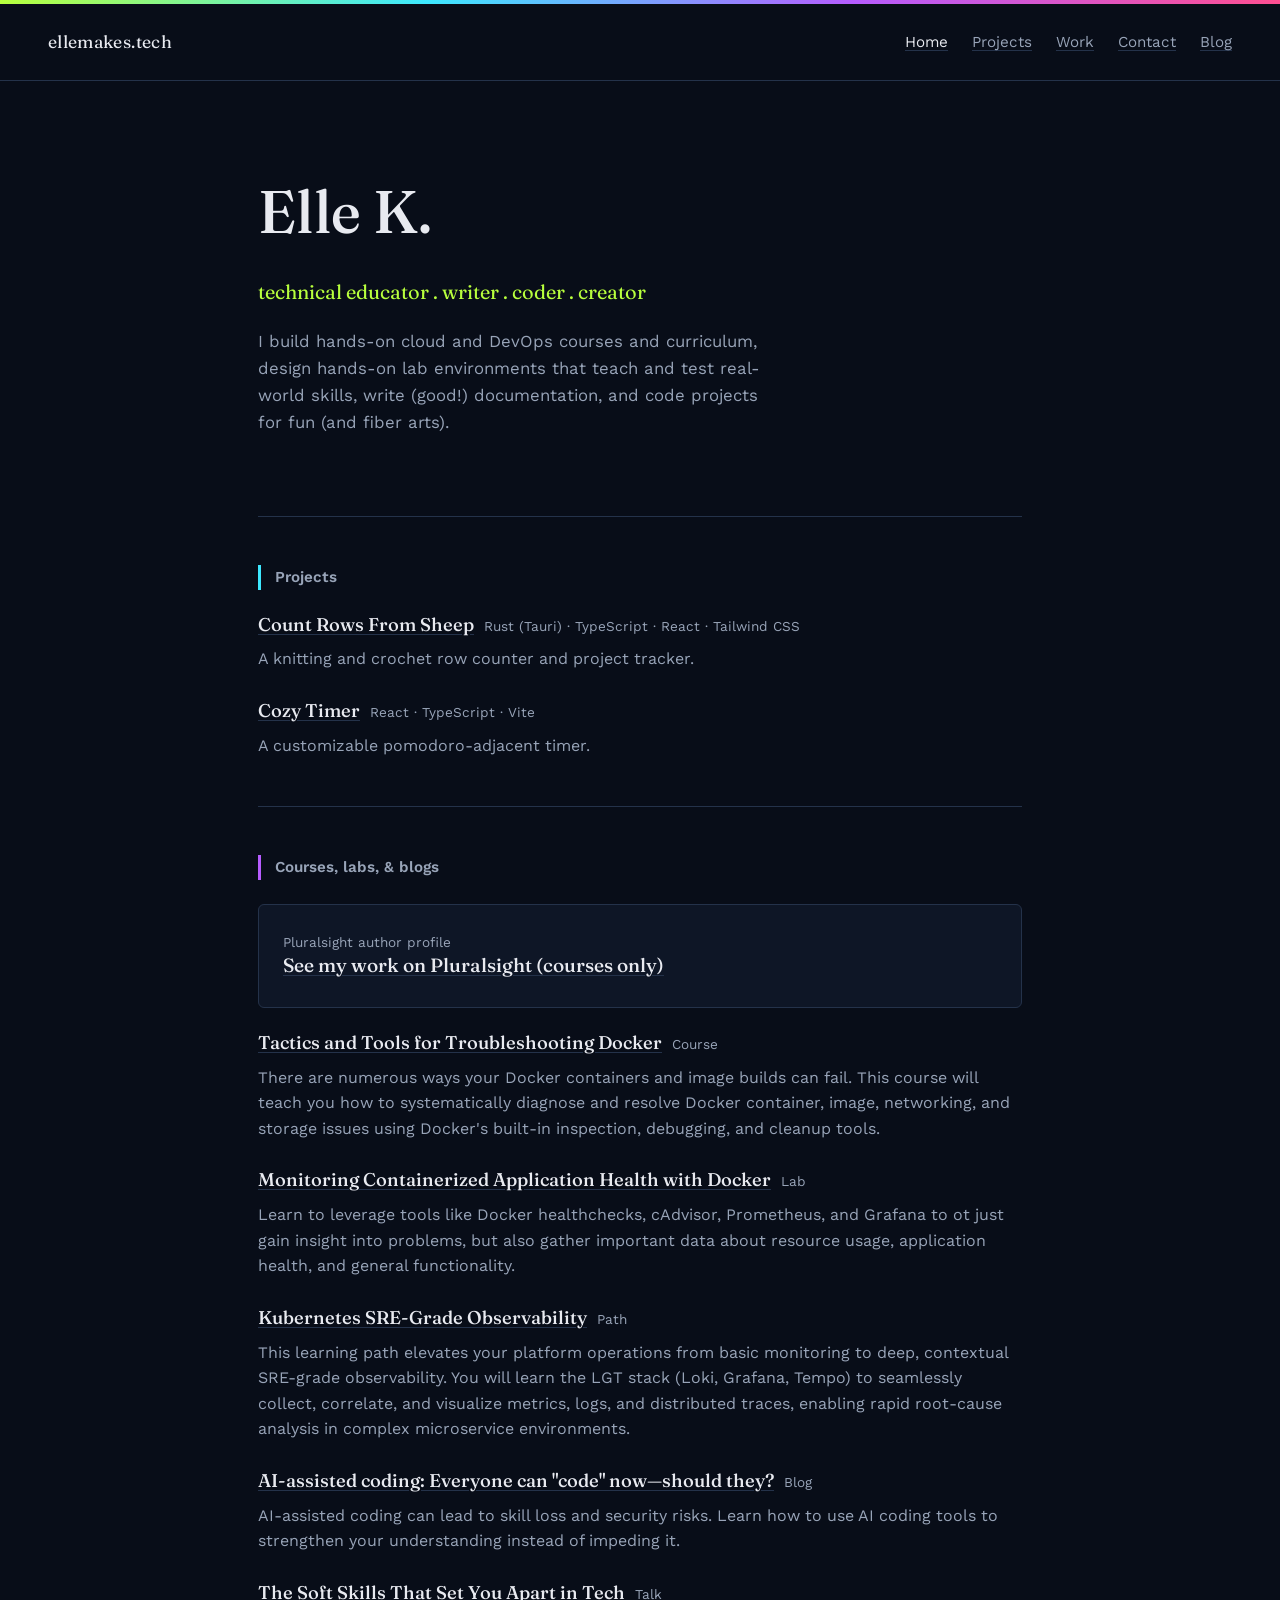
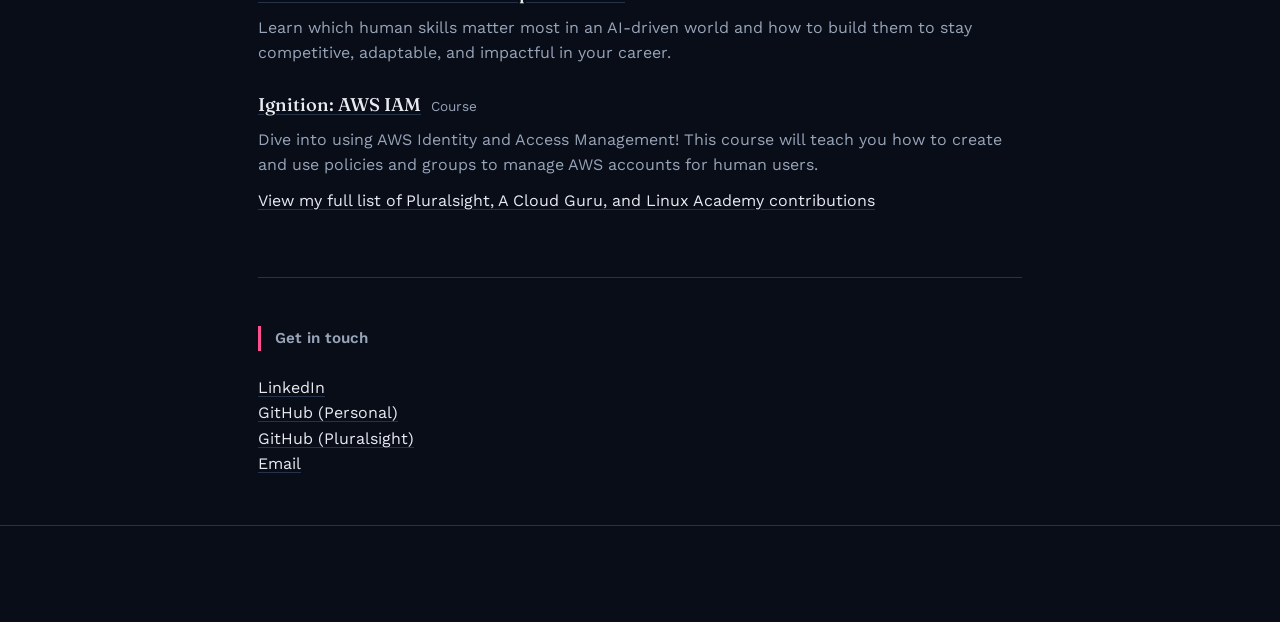
<file: index.html>
<!doctype html>
<html lang="en">
<head>
  <meta charset="utf-8" />
  <meta name="viewport" content="width=device-width, initial-scale=1" />
  <title>ellemakes.tech</title>
  <meta name="description" content="Technical educator and writer. Hands-on cloud/DevOps curriculum, assessment design, and technical writing." />
  <meta name="theme-color" content="#080D18" />
  <link rel="canonical" href="https://ellemakes.tech/" />
  <meta property="og:title" content="Elle Krout — Technical educator & writer" />
  <meta property="og:type" content="website" />
  <meta property="og:url" content="https://ellemakes.tech/" />
  <link rel="preconnect" href="https://fonts.googleapis.com" />
  <link rel="preconnect" href="https://fonts.gstatic.com" crossorigin />
  <link href="https://fonts.googleapis.com/css2?family=Fraunces:opsz,wght@9..144,400;9..144,500;9..144,600&family=Work+Sans:wght@400;500;600&display=swap" rel="stylesheet" />
  <link rel="stylesheet" href="styles.css" />
</head>
<body>
  <a class="skip-link" href="#main">Skip to content</a>

  <div class="spectrum-bar" aria-hidden="true"></div>

  <header class="topbar">
    <span class="wordmark">ellemakes.tech</span> 
    <nav class="topnav" aria-label="Primary">
      <a href="index.html" aria-current="page">Home</a>
      <a href="#projects">Projects</a>
      <a href="content.html">Work</a>
      <a href="#contact">Contact</a>
      <a href="https://blog.kittenin.space">Blog</a>
    </nav>
  </header>

  <main id="main">
    <section class="hero">
      <h1>Elle K.</h1>
      <p class="role">technical educator . writer . coder . creator</p>
      <p class="bio">
        I build hands-on cloud and DevOps courses and curriculum, design hands-on lab environments that
        teach and test real-world skills, write (good!) documentation, and code projects for fun (and fiber arts).
      </p>
    </section>

    <section id="projects" class="block block--projects">
      <p class="kicker">Projects</p>
      <ul class="entry-list">
        <li class="entry">
          <div class="entry-head">
            <h3><a href="https://crfs.kittenin.space">Count Rows From Sheep</a></h3>
            <span class="entry-meta">Rust (Tauri) · TypeScript · React · Tailwind CSS</span>
          </div>
          <p>A knitting and crochet row counter and project tracker.</p>
        </li>
        <li class="entry">
          <div class="entry-head">
            <h3><a href="https://cozytime.kittenin.space">Cozy Timer</a></h3>
            <span class="entry-meta">React · TypeScript · Vite</span>
          </div>
          <p>A customizable pomodoro-adjacent timer.</p>
        </li>
      </ul>
    </section>

    <section id="courses" class="block block--courses">
      <p class="kicker">Courses, labs, & blogs</p>
      <div class="featured">
        <span class="entry-meta">Pluralsight author profile</span>
        <h3><a href="https://www.pluralsight.com/authors/elle-krout">See my work on Pluralsight (courses only)</a></h3>
      </div>
      <ul class="entry-list">
        <li class="entry">
          <div class="entry-head">
            <h3><a href="https://www.pluralsight.com/courses/tactics-and-tools-for-troubleshooting-docker">Tactics and Tools for Troubleshooting Docker</a></h3>
            <span class="entry-meta">Course</span>
          </div>
          <p>There are numerous ways your Docker containers and image builds can fail. This course will teach you how to systematically diagnose and resolve Docker container, image, networking, and storage issues using Docker's built-in inspection, debugging, and cleanup tools.</p>
        </li>
        <li class="entry">
          <div class="entry-head">
            <h3><a href="https://www.pluralsight.com/labs/aws/monitoring-containerized-application-health-with-docker">Monitoring Containerized Application Health with Docker</a></h3>
            <span class="entry-meta">Lab</span>
          </div>
          <p>Learn to leverage tools like Docker healthchecks, cAdvisor, Prometheus, and Grafana to ot just gain insight into problems, but also gather important data about resource usage, application health, and general functionality.</p>
        </li>
        <li class="entry">
          <div class="entry-head">
            <h3><a href="https://www.pluralsight.com/paths/kubernetes-sre-grade-observability">Kubernetes SRE-Grade Observability</a></h3>
            <span class="entry-meta">Path</span>
          </div>
          <p>This learning path elevates your platform operations from basic monitoring to deep, contextual SRE-grade observability. You will learn the LGT stack (Loki, Grafana, Tempo) to seamlessly collect, correlate, and visualize metrics, logs, and distributed traces, enabling rapid root-cause analysis in complex microservice environments.</p>
        </li>
        <li class="entry">
          <div class="entry-head">
            <h3><a href="https://www.pluralsight.com/resources/blog/software-development/ai-assisted-coding">AI-assisted coding: Everyone can "code" now—should they?</a></h3>
            <span class="entry-meta">Blog</span>
          </div>
          <p>AI-assisted coding can lead to skill loss and security risks. Learn how to use AI coding tools to strengthen your understanding instead of impeding it.</p>
        </li>
        <li class="entry">
          <div class="entry-head">
            <h3><a href="https://www.pluralsight.com/resources/webinars/tech-talk/soft-skills">The Soft Skills That Set You Apart in Tech</a></h3>
            <span class="entry-meta">Talk</span>
          </div>
          <p>Learn which human skills matter most in an AI-driven world and how to build them to stay competitive, adaptable, and impactful in your career.</p>
        </li>
        <li class="entry">
          <div class="entry-head">
            <h3><a href="https://www.pluralsight.com/courses/aws-iam">Ignition: AWS IAM</a></h3>
            <span class="entry-meta">Course</span>
          </div>
          <p>Dive into using AWS Identity and Access Management! This course will teach you how to create and use policies and groups to manage AWS accounts for human users. </p>
        </li>
      </ul>
      <p class="block-note">
        <a href="content.html">View my full list of Pluralsight, A Cloud Guru, and Linux Academy contributions</a>
      </p>
    </section>

    <section id="contact" class="block block--writing">
      <p class="kicker">Get in touch</p>

      <div class="writing-group">
        <ul class="entry-list entry-list--tight">
          <li class="entry"><a href="https://www.linkedin.com/in/elle-krout-68266a376">LinkedIn</a></li>
        </ul>
        <ul class="entry-list entry-list--tight">
          <li class="entry"><a href="https://github.com/eacantha">GitHub (Personal)</a></li>
        </ul>
        <ul class="entry-list entry-list--tight">
          <li class="entry"><a href="https://github.com/elle-la">GitHub (Pluralsight)</a></li>
        </ul>
        <ul class="entry-list entry-list--tight">
          <li class="entry"><a href="mailto:acanthae@protonmail.com">Email</a></li>
        </ul>
      </div>
    </section>
  </main>

  <footer class="footer">

  </footer>
</body>
</html>
</file>
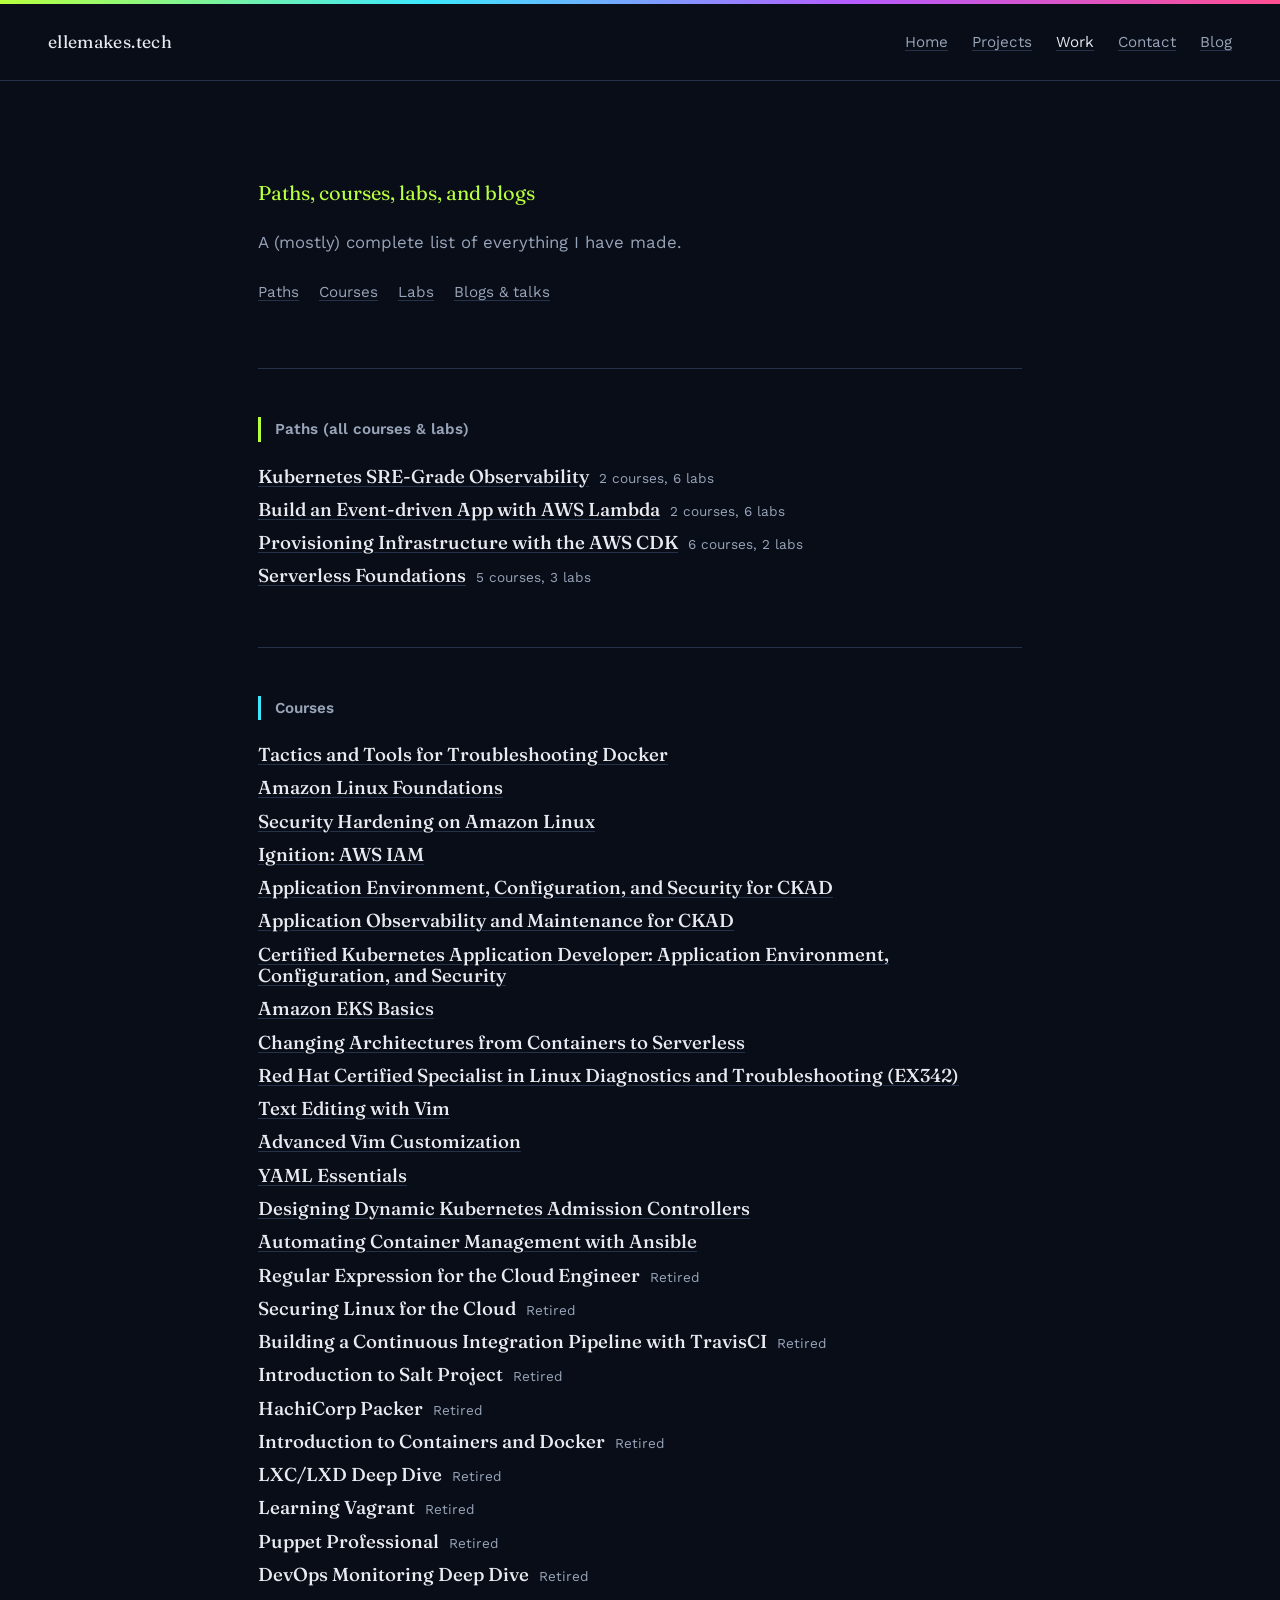
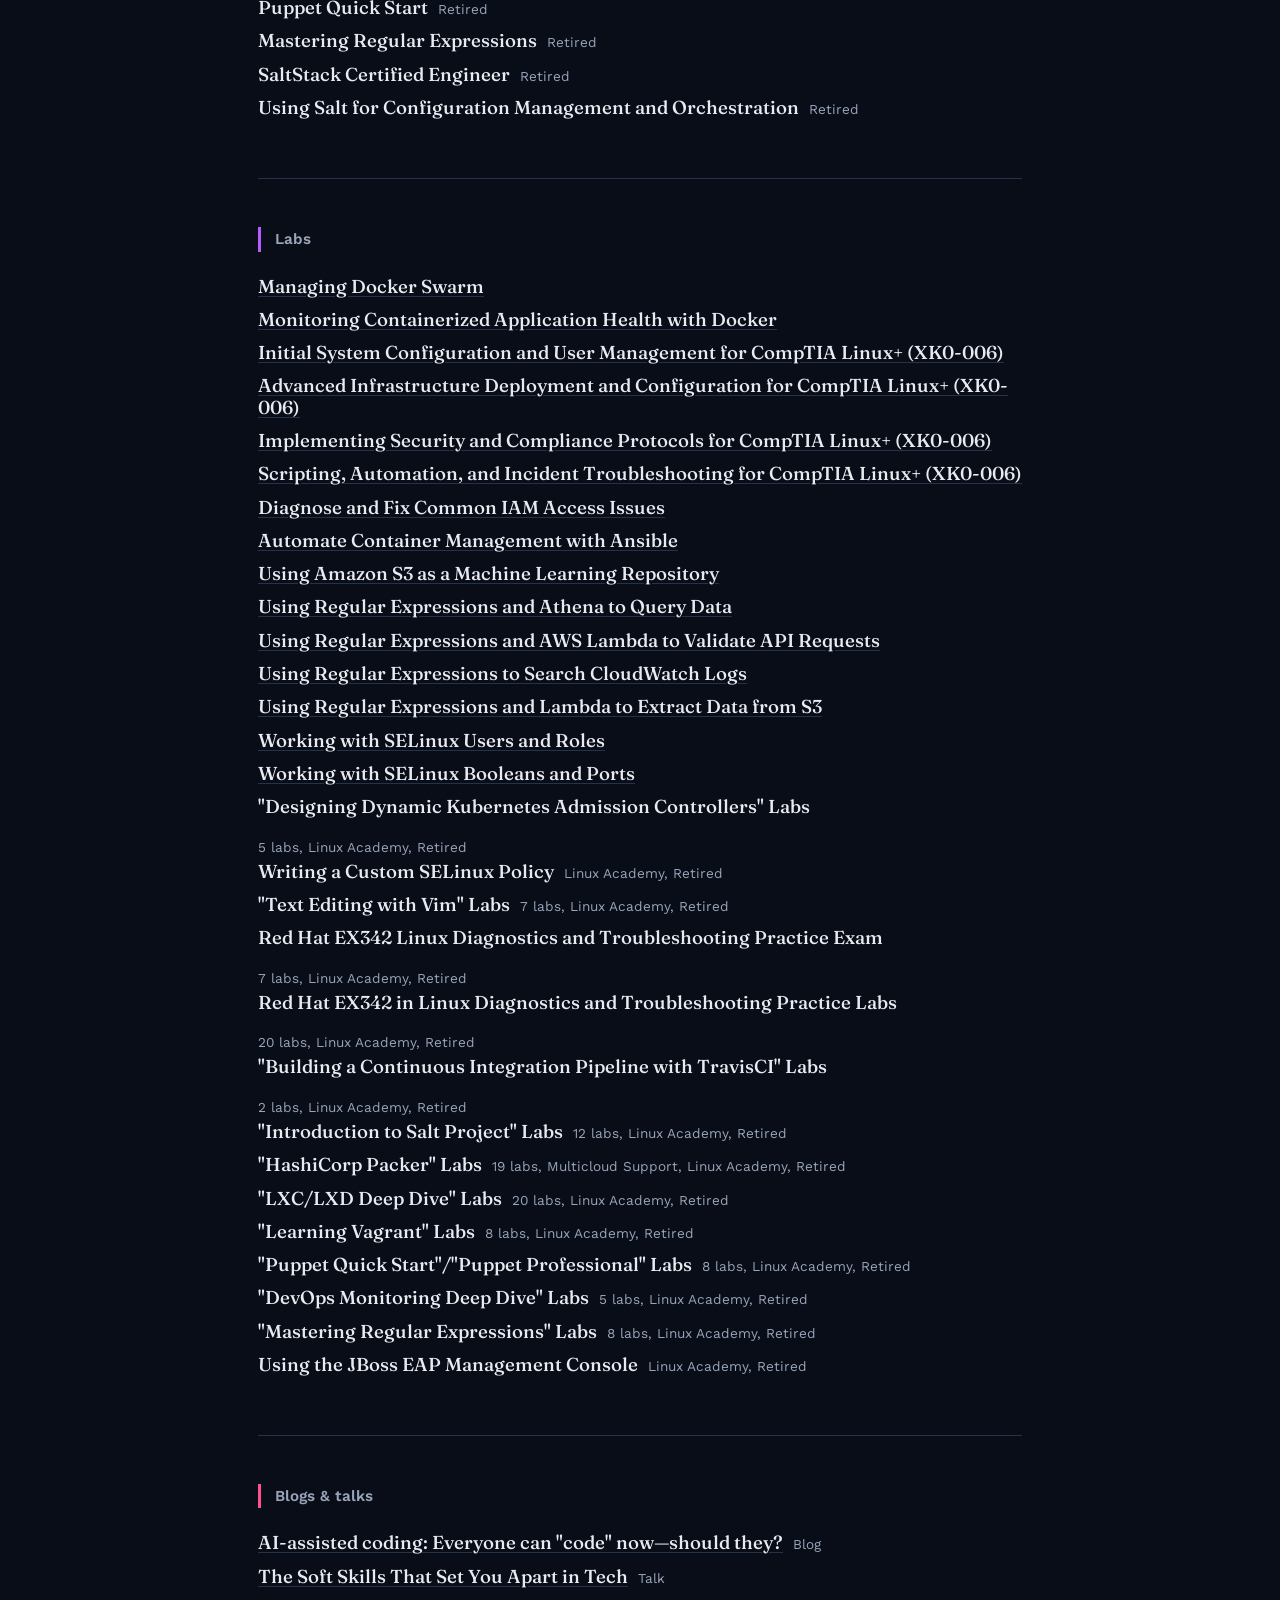
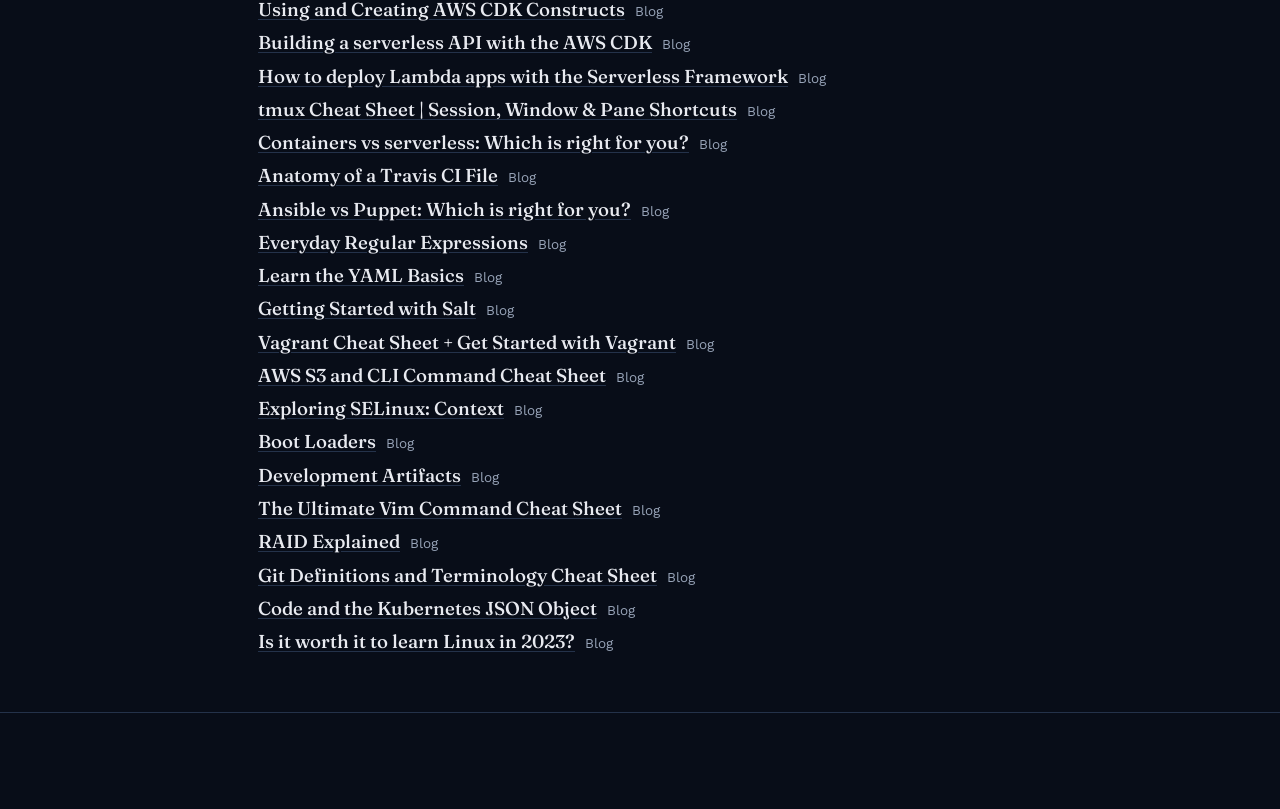
<file: content.html>
<!doctype html>
<html lang="en">
<head>
  <meta charset="utf-8" />
  <meta name="viewport" content="width=device-width, initial-scale=1" />
  <title>ellemakes.tech</title>
  <meta name="description" content="Technical educator and writer. Hands-on cloud/DevOps curriculum, assessment design, and technical writing." />
  <meta name="theme-color" content="#080D18" />
  <link rel="canonical" href="https://ellemakes.tech/content.html" />
  <meta property="og:title" content="Elle Krout — Technical educator & writer" />
  <meta property="og:type" content="website" />
  <meta property="og:url" content="https://ellemakes.tech/content.html" />
  <link rel="preconnect" href="https://fonts.googleapis.com" />
  <link rel="preconnect" href="https://fonts.gstatic.com" crossorigin />
  <link href="https://fonts.googleapis.com/css2?family=Fraunces:opsz,wght@9..144,400;9..144,500;9..144,600&family=Work+Sans:wght@400;500;600&display=swap" rel="stylesheet" />
  <link rel="stylesheet" href="styles.css" />
</head>
<body>
  <a class="skip-link" href="#main">Skip to content</a>

  <div class="spectrum-bar" aria-hidden="true"></div>

  <header class="topbar">
    <span class="wordmark">ellemakes.tech</span> 
    <nav class="topnav" aria-label="Primary">
      <a href="index.html">Home</a>
      <a href="index.html#projects">Projects</a>
      <a href="content.html" aria-current="page">Work</a>
      <a href="index.html#contact">Contact</a>
      <a href="https://blog.kittenin.space">Blog</a>
    </nav>
  </header>

  <main id="main">
    <section class="hero">
      <p class="role">Paths, courses, labs, and blogs</p>
      <p class="bio">
        A (mostly) complete list of everything I have made.
      </p>
      <nav class="subnav" aria-label="On this page">
        <a href="#paths">Paths</a>
        <a href="#courses">Courses</a>
        <a href="#labs">Labs</a>
        <a href="#writing">Blogs & talks</a>
      </nav>
    </section>

    <section id="paths" class="block block--paths">
      <p class="kicker">Paths (all courses & labs)</p>
          <div class="entry-head">
            <h3><a href="https://www.pluralsight.com/paths/kubernetes-sre-grade-observability">Kubernetes SRE-Grade Observability</a></h3>
            <span class="entry-meta">2 courses, 6 labs</span>
          </div>
          <div class="entry-head">
            <h3><a href="https://www.pluralsight.com/paths/build-an-event-driven-app-with-aws-lambda">Build an Event-driven App with AWS Lambda</a></h3>
            <span class="entry-meta">2 courses, 6 labs</span>
          </div>
          <div class="entry-head">
            <h3><a href="https://www.pluralsight.com/paths/provisioning-infrastructure-with-the-aws-cdk">Provisioning Infrastructure with the AWS CDK</a></h3>
            <span class="entry-meta">6 courses, 2 labs</span>
          </div>
          <div class="entry-head">
            <h3><a href="https://www.pluralsight.com/paths/serverless-foundations">Serverless Foundations</a></h3>
            <span class="entry-meta">5 courses, 3 labs</span>
          </div>
    </section>

    <section id="courses" class="block block--projects">
      <p class="kicker">Courses</p>
          <div class="entry-head">
            <h3><a href="https://www.pluralsight.com/courses/tactics-and-tools-for-troubleshooting-docker">Tactics and Tools for Troubleshooting Docker</a></h3>
          </div>
          <div class="entry-head">
            <h3><a href="https://www.pluralsight.com/courses/amazon-linux-foundations">Amazon Linux Foundations</a></h3>
          </div>
          <div class="entry-head">
            <h3><a href="https://www.pluralsight.com/courses/security-hardening-amazon-linux">Security Hardening on Amazon Linux</a></h3>
          </div>
          <div class="entry-head">
            <h3><a href="https://www.pluralsight.com/courses/aws-iam">Ignition: AWS IAM</a></h3>
          </div>
          <div class="entry-head">
            <h3><a href="https://www.pluralsight.com/courses/application-environment-configuration-security-ckad-cert">Application Environment, Configuration, and Security for CKAD</a></h3>
          </div>
          <div class="entry-head">
            <h3><a href="https://www.pluralsight.com/courses/application-observability-maintenance-ckad-cert">Application Observability and Maintenance for CKAD</a></h3>
          </div>
          <div class="entry-head">
            <h3><a href="https://www.pluralsight.com/courses/ckad-application-environment-configuration-security-cert">Certified Kubernetes Application Developer: Application Environment, Configuration, and Security</a></h3>
          </div>
          <div class="entry-head">
            <h3><a href="https://www.pluralsight.com/courses/amazon-eks-basics">Amazon EKS Basics</a></h3>
          </div>
          <div class="entry-head">
            <h3><a href="https://www.pluralsight.com/courses/changing-architectures-from-containers-to-serverless">Changing Architectures from Containers to Serverless</a></h3>
          </div>
          <div class="entry-head">
            <h3><a href="https://www.pluralsight.com/courses/red-hat-certified-specialist-in-linux-diagnostics-and-troubleshooting-ex342">Red Hat Certified Specialist in Linux Diagnostics and Troubleshooting (EX342)</a></h3>
          </div>
          <div class="entry-head">
            <h3><a href="https://www.pluralsight.com/courses/text-editing-with-vim">Text Editing with Vim</a></h3>
          </div>
          <div class="entry-head">
            <h3><a href="https://www.pluralsight.com/courses/advanced-vim-customization">Advanced Vim Customization</a></h3>
          </div>
          <div class="entry-head">
            <h3><a href="https://www.pluralsight.com/courses/yaml-essentials">YAML Essentials</a></h3>
          </div>
          <div class="entry-head">
            <h3><a href="https://www.pluralsight.com/courses/designing-dynamic-kubernetes-admission-controllers">Designing Dynamic Kubernetes Admission Controllers</a></h3>
          </div>
          <div class="entry-head">
            <h3><a href="https://www.pluralsight.com/courses/ansible-container-management-automating">Automating Container Management with Ansible</a></h3>
          </div>
          <div class="entry-head">
            <h3>Regular Expression for the Cloud Engineer</h3>
            <span class="entry-meta">Retired</span>
          </div>
          <div class="entry-head">
            <h3>Securing Linux for the Cloud</h3>
            <span class="entry-meta">Retired</span>
          </div>
          <div class="entry-head">
            <h3>Building a Continuous Integration Pipeline with TravisCI</h3>
            <span class="entry-meta">Retired</span>
          </div>
          <div class="entry-head">
            <h3>Introduction to Salt Project</h3>
            <span class="entry-meta">Retired</span>
          </div>
          <div class="entry-head">
            <h3>HachiCorp Packer</h3>
            <span class="entry-meta">Retired</span>
          </div>
          <div class="entry-head">
            <h3>Introduction to Containers and Docker</h3>
            <span class="entry-meta">Retired</span>
          </div>
          <div class="entry-head">
            <h3>LXC/LXD Deep Dive</h3>
            <span class="entry-meta">Retired</span>
          </div>
          <div class="entry-head">
            <h3>Learning Vagrant</h3>
            <span class="entry-meta">Retired</span>
          </div>
          <div class="entry-head">
            <h3>Puppet Professional</h3>
            <span class="entry-meta">Retired</span>
          </div>
          <div class="entry-head">
            <h3>DevOps Monitoring Deep Dive</h3>
            <span class="entry-meta">Retired</span>
          </div>
          <div class="entry-head">
            <h3>Puppet Quick Start</h3>
            <span class="entry-meta">Retired</span>
          </div>
          <div class="entry-head">
            <h3>Mastering Regular Expressions</h3>
            <span class="entry-meta">Retired</span>
          </div>
          <div class="entry-head">
            <h3>SaltStack Certified Engineer</h3>
            <span class="entry-meta">Retired</span>
          </div>
          <div class="entry-head">
            <h3>Using Salt for Configuration Management and Orchestration</h3>
            <span class="entry-meta">Retired</span>
          </div>
    </section>

    <section id="labs" class="block block--courses">
      <p class="kicker">Labs</p>
      <div class="entry-head">
        <h3><a href="https://www.pluralsight.com/labs/aws/managing-docker-swarm">Managing Docker Swarm</a></h3>
      </div>
      <div class="entry-head">
        <h3><a href="https://www.pluralsight.com/labs/aws/monitoring-containerized-application-health-with-docker">Monitoring Containerized Application Health with Docker</a></h3>
      </div>
      <div class="entry-head">
        <h3><a href="https://www.pluralsight.com/labs/aws/initial-system-configuration-and-user-management-for-comptia-linux-xk0-006">Initial System Configuration and User Management for CompTIA Linux+ (XK0-006)</a></h3>
      </div>
      <div class="entry-head">
        <h3><a href="https://www.pluralsight.com/labs/aws/advanced-infrastructure-deployment-and-configuration-for-comptia-linux">Advanced Infrastructure Deployment and Configuration for CompTIA Linux+ (XK0-006)</a></h3>
      </div>
      <div class="entry-head">
        <h3><a href="https://www.pluralsight.com/labs/aws/implementing-security-and-compliance-protocols-for-comptia-linux-xk0-006">Implementing Security and Compliance Protocols for CompTIA Linux+ (XK0-006)</a></h3>
      </div>
      <div class="entry-head">
        <h3><a href="https://www.pluralsight.com/labs/aws/scripting-automation-and-incident-troubleshooting-for-comptia-linux-xk0-006">Scripting, Automation, and Incident Troubleshooting for CompTIA Linux+ (XK0-006)</a></h3>
      </div>
      <div class="entry-head">
        <h3><a href="https://www.pluralsight.com/labs/aws/diagnose-and-fix-common-iam-access-issues">Diagnose and Fix Common IAM Access Issues</a></h3>
      </div>
      <div class="entry-head">
        <h3><a href="https://www.pluralsight.com/labs/aws/automate-container-management-with-ansible">Automate Container Management with Ansible</a></h3>
      </div>
      <div class="entry-head">
        <h3><a href="https://www.pluralsight.com/labs/aws/using-amazon-s3-as-a-machine-learning-repository">Using Amazon S3 as a Machine Learning Repository</a></h3>
      </div>
      <div class="entry-head">
        <h3><a href="https://www.pluralsight.com/labs/aws/using-regular-expressions-and-athena-to-query-data">Using Regular Expressions and Athena to Query Data</a></h3>
      </div>
      <div class="entry-head">
        <h3><a href="https://www.pluralsight.com/labs/aws/using-regular-expressions-and-aws-lambda-to-validate-api-requests">Using Regular Expressions and AWS Lambda to Validate API Requests</a></h3>
      </div>
      <div class="entry-head">
        <h3><a href="https://www.pluralsight.com/labs/aws/using-regular-expressions-to-search-cloudwatch-logs">Using Regular Expressions to Search CloudWatch Logs</a></h3>
      </div>
      <div class="entry-head">
        <h3><a href="https://www.pluralsight.com/labs/aws/using-regular-expressions-and-lambda-to-extract-data-from-s3">Using Regular Expressions and Lambda to Extract Data from S3</a></h3>
      </div>
      <div class="entry-head">
        <h3><a href="https://www.pluralsight.com/labs/aws/working-with-selinux-users-and-roles">Working with SELinux Users and Roles</a></h3>
      </div>
      <div class="entry-head">
        <h3><a href="https://www.pluralsight.com/labs/aws/working-with-selinux-booleans-and-ports">Working with SELinux Booleans and Ports</a></h3>
      </div>
      <div class="entry-head">
        <h3>"Designing Dynamic Kubernetes Admission Controllers" Labs</h3>
        <span class="entry-meta">5 labs, Linux Academy, Retired</span>
      </div>
      <div class="entry-head">
        <h3>Writing a Custom SELinux Policy</h3>
        <span class="entry-meta">Linux Academy, Retired</span>
      </div>
      <div class="entry-head">
        <h3>"Text Editing with Vim" Labs</h3>
        <span class="entry-meta">7 labs, Linux Academy, Retired</span>
      </div>
      <div class="entry-head">
        <h3>Red Hat EX342 Linux Diagnostics and Troubleshooting Practice Exam</h3>
        <span class="entry-meta">7 labs, Linux Academy, Retired</span>
      </div>
      <div class="entry-head">
        <h3>Red Hat EX342 in Linux Diagnostics and Troubleshooting Practice Labs</h3>
        <span class="entry-meta">20 labs, Linux Academy, Retired</span>
      </div>
      <div class="entry-head">
        <h3>"Building a Continuous Integration Pipeline with TravisCI" Labs</h3>
        <span class="entry-meta">2 labs, Linux Academy, Retired</span>
      </div>
      <div class="entry-head">
        <h3>"Introduction to Salt Project" Labs</h3>
        <span class="entry-meta">12 labs, Linux Academy, Retired</span>
      </div>
      <div class="entry-head">
        <h3>"HashiCorp Packer" Labs</h3>
        <span class="entry-meta">19 labs, Multicloud Support, Linux Academy, Retired</span>
      </div>
      <div class="entry-head">
        <h3>"LXC/LXD Deep Dive" Labs</h3>
        <span class="entry-meta">20 labs, Linux Academy, Retired</span>
      </div>
      <div class="entry-head">
        <h3>"Learning Vagrant" Labs</h3>
        <span class="entry-meta">8 labs, Linux Academy, Retired</span>
      </div>
      <div class="entry-head">
        <h3>"Puppet Quick Start"/"Puppet Professional" Labs</h3>
        <span class="entry-meta">8 labs, Linux Academy, Retired</span>
      </div>
      <div class="entry-head">
        <h3>"DevOps Monitoring Deep Dive" Labs</h3>
        <span class="entry-meta">5 labs, Linux Academy, Retired</span>
      </div>
      <div class="entry-head">
        <h3>"Mastering Regular Expressions" Labs</h3>
        <span class="entry-meta">8 labs, Linux Academy, Retired</span>
      </div>
      <div class="entry-head">
        <h3>Using the JBoss EAP Management Console</h3>
        <span class="entry-meta">Linux Academy, Retired</span>
      </div>
    </section>

    <section id="writing" class="block block--writing">
      <p class="kicker">Blogs & talks</p>
      <div class="entry-head">
        <h3><a href="https://www.pluralsight.com/resources/blog/software-development/ai-assisted-coding">AI-assisted coding: Everyone can "code" now—should they?</a></h3>
        <span class="entry-meta">Blog</span>
      </div>
      <div class="entry-head">
        <h3><a href="https://www.pluralsight.com/resources/webinars/tech-talk/soft-skills">The Soft Skills That Set You Apart in Tech</a></h3>
        <span class="entry-meta">Talk</span>
      </div>
      <div class="entry-head">
        <h3><a href="https://www.pluralsight.com/resources/blog/cloud/using-creating-aws-cdk-constructs">Using and Creating AWS CDK Constructs</a></h3>
        <span class="entry-meta">Blog</span>
      </div>
      <div class="entry-head">
        <h3><a href="https://www.pluralsight.com/resources/blog/cloud/serverless-api-aws-cdk">Building a serverless API with the AWS CDK</a></h3>
        <span class="entry-meta">Blog</span>
      </div>
      <div class="entry-head">
        <h3><a href="https://www.pluralsight.com/resources/blog/cloud/deploying-lambda-applications-serverless-framework">How to deploy Lambda apps with the Serverless Framework</a></h3>
        <span class="entry-meta">Blog</span>
      </div>
      <div class="entry-head">
        <h3><a href="https://www.pluralsight.com/resources/blog/cloud/tmux-cheat-sheet">tmux Cheat Sheet | Session, Window & Pane Shortcuts</a></h3>
        <span class="entry-meta">Blog</span>
      </div>
      <div class="entry-head">
        <h3><a href="https://www.pluralsight.com/resources/blog/cloud/containers-vs-serverless-which-is-right-for-you">Containers vs serverless: Which is right for you?</a></h3>
        <span class="entry-meta">Blog</span>
      </div>
      <div class="entry-head">
        <h3><a href="https://www.pluralsight.com/resources/blog/cloud/anatomy-of-a-travis-ci-file">Anatomy of a Travis CI File</a></h3>
        <span class="entry-meta">Blog</span>
      </div>
      <div class="entry-head">
        <h3><a href="https://www.pluralsight.com/resources/blog/cloud/ansible-vs-puppet-which-is-right-for-you">Ansible vs Puppet: Which is right for you?</a></h3>
        <span class="entry-meta">Blog</span>
      </div>
      <div class="entry-head">
        <h3><a href="https://www.pluralsight.com/resources/blog/cloud/everyday-regular-expressions">Everyday Regular Expressions</a></h3>
        <span class="entry-meta">Blog</span>
      </div>
      <div class="entry-head">
        <h3><a href="https://www.pluralsight.com/resources/blog/cloud/learn-the-yaml-basics">Learn the YAML Basics</a></h3>
        <span class="entry-meta">Blog</span>
      </div>
      <div class="entry-head">
        <h3><a href="https://www.pluralsight.com/resources/blog/cloud/getting-started-with-salt">Getting Started with Salt</a></h3>
        <span class="entry-meta">Blog</span>
      </div>
      <div class="entry-head">
        <h3><a href="https://www.pluralsight.com/resources/blog/cloud/vagrant-cheat-sheet-get-started-with-vagrant">Vagrant Cheat Sheet + Get Started with Vagrant</a></h3>
        <span class="entry-meta">Blog</span>
      </div>
      <div class="entry-head">
        <h3><a href="https://www.pluralsight.com/resources/blog/cloud/aws-s3-cheat-sheet">AWS S3 and CLI Command Cheat Sheet</a></h3>
        <span class="entry-meta">Blog</span>
      </div>
      <div class="entry-head">
        <h3><a href="https://www.pluralsight.com/resources/blog/cloud/exploring-selinux-context">Exploring SELinux: Context</a></h3>
        <span class="entry-meta">Blog</span>
      </div>
      <div class="entry-head">
        <h3><a href="https://www.pluralsight.com/resources/blog/cloud/boot-loaders">Boot Loaders</a></h3>
        <span class="entry-meta">Blog</span>
      </div>
      <div class="entry-head">
        <h3><a href="https://www.pluralsight.com/resources/blog/cloud/development-artifacts">Development Artifacts</a></h3>
        <span class="entry-meta">Blog</span>
      </div>
      <div class="entry-head">
        <h3><a href="https://www.pluralsight.com/resources/blog/cloud/a-vim-cheat-sheet-reference-guide">The Ultimate Vim Command Cheat Sheet</a></h3>
        <span class="entry-meta">Blog</span>
      </div>
      <div class="entry-head">
        <h3><a href="https://www.pluralsight.com/resources/blog/cloud/raid-explained">RAID Explained</a></h3>
        <span class="entry-meta">Blog</span>
      </div>
      <div class="entry-head">
        <h3><a href="https://www.pluralsight.com/resources/blog/cloud/git-terms-explained">Git Definitions and Terminology Cheat Sheet</a></h3>
        <span class="entry-meta">Blog</span>
      </div>
      <div class="entry-head">
        <h3><a href="https://www.pluralsight.com/resources/blog/cloud/code-kubernetes-json-object">Code and the Kubernetes JSON Object</a></h3>
        <span class="entry-meta">Blog</span>
      </div>
      <div class="entry-head">
        <h3><a href="https://www.pluralsight.com/resources/blog/software-development/should-i-learn-linux-2023">Is it worth it to learn Linux in 2023?</a></h3>
        <span class="entry-meta">Blog</span>
      </div>
    </section>
  </main>

  <footer class="footer">

  </footer>
</body>
</html>
</file>
<file: styles.css>
/* ---------------------------------------------------
   Tokens
--------------------------------------------------- */
:root {
  --bg: #080D18;
  --surface: #0E1626;
  --border: #24324A;

  --text: #E8EAF0;
  --text-muted: #98A4B8;

  --primary: #B8FF3D;   /* acid green — the one bold accent */
  --secondary: #B65CFF; /* electric violet — courses & labs marker */
  --tertiary: #FF4F91;  /* hot coral — writing marker */
  --accent: #3DE8FF;    /* electric cyan — projects marker */

  --font-display: "Fraunces", Georgia, serif;
  --font-body: "Work Sans", system-ui, sans-serif;

  --measure: 65ch;
  --radius: 6px;
}

/* ---------------------------------------------------
   Reset & base
--------------------------------------------------- */
*, *::before, *::after { box-sizing: border-box; }

html {
  color-scheme: dark;
  scroll-behavior: smooth;
}

body {
  margin: 0;
  background: var(--bg);
  color: var(--text);
  font-family: var(--font-body);
  font-size: 1rem;
  line-height: 1.6;
  -webkit-font-smoothing: antialiased;
}

h1, h2, h3 {
  font-family: var(--font-display);
  font-weight: 500;
  line-height: 1.15;
  margin: 0 0 0.5em;
}

p { margin: 0 0 1em; }

a {
  color: var(--text);
  text-decoration-color: var(--border);
  text-underline-offset: 3px;
  transition: color 0.15s ease, text-decoration-color 0.15s ease;
}

a:hover {
  color: var(--primary);
  text-decoration-color: var(--primary);
}

a:focus-visible,
button:focus-visible {
  outline: 2px solid var(--primary);
  outline-offset: 3px;
  border-radius: 2px;
}

ul { list-style: none; margin: 0; padding: 0; }

.skip-link {
  position: absolute;
  left: -999px;
  top: 0;
  background: var(--primary);
  color: var(--bg);
  padding: 0.5em 1em;
  z-index: 100;
}
.skip-link:focus {
  left: 1rem;
  top: 1rem;
}

/* ---------------------------------------------------
   Signature spectrum bar
--------------------------------------------------- */
.spectrum-bar {
  height: 4px;
  width: 100%;
  background: linear-gradient(
    90deg,
    var(--primary),
    var(--accent),
    var(--secondary),
    var(--tertiary)
  );
}

/* ---------------------------------------------------
   Top bar
--------------------------------------------------- */
.topbar {
  display: flex;
  flex-wrap: wrap;
  align-items: center;
  justify-content: space-between;
  gap: 1rem;
  padding: 1.5rem clamp(1.25rem, 5vw, 3rem);
  border-bottom: 1px solid var(--border);
}

.wordmark {
  font-family: var(--font-display);
  font-size: 1.1rem;
  letter-spacing: 0.02em;
}

.topnav {
  display: flex;
  gap: 1.5rem;
  flex-wrap: wrap;
}

.topnav a {
  font-size: 0.95rem;
  color: var(--text-muted);
}

.topnav a:hover { color: var(--primary); }
.topnav a[aria-current="page"] { color: var(--text); }

/* In-page jump links (full list page) */
.subnav {
  display: flex;
  flex-wrap: wrap;
  gap: 0.5rem 1.25rem;
  margin-top: 1.5rem;
}

.subnav a {
  font-size: 0.95rem;
  color: var(--text-muted);
}

.subnav a:hover { color: var(--primary); }

/* ---------------------------------------------------
   Layout shell
--------------------------------------------------- */
main {
  max-width: 860px;
  margin: 0 auto;
  padding: 0 clamp(1.25rem, 5vw, 3rem);
}

/* ---------------------------------------------------
   Hero
--------------------------------------------------- */
.hero {
  padding: clamp(3rem, 10vw, 6rem) 0 clamp(2.5rem, 6vw, 4rem);
  max-width: var(--measure);
}

.hero h1 {
  font-size: clamp(2.5rem, 6vw, 3.75rem);
  color: var(--text);
}

.hero .role {
  font-family: var(--font-display);
  font-size: 1.25rem;
  color: var(--primary);
  margin-bottom: 1.25rem;
}

.hero .bio {
  color: var(--text-muted);
  font-size: 1.05rem;
  max-width: 52ch;
}

/* ---------------------------------------------------
   Content blocks
--------------------------------------------------- */
.block {
  padding: clamp(2rem, 5vw, 3rem) 0;
  border-top: 1px solid var(--border);
}

.kicker {
  font-family: var(--font-body);
  font-weight: 600;
  font-size: 0.95rem;
  color: var(--text-muted);
  margin-bottom: 1.5rem;
  padding-left: 0.9rem;
  border-left: 3px solid var(--marker, var(--primary));
}

.block--paths { --marker: var(--primary); }
.block--projects { --marker: var(--accent); }
.block--courses  { --marker: var(--secondary); }
.block--writing  { --marker: var(--tertiary); }

.entry-list {
  display: flex;
  flex-direction: column;
  gap: 1.75rem;
}

.entry-list--tight { gap: 0.6rem; }

.entry-head {
  display: flex;
  flex-wrap: wrap;
  align-items: baseline;
  gap: 0.6rem;
  margin-bottom: 0.15rem;
}

.entry h3 {
  font-size: 1.15rem;
}

.entry p {
  color: var(--text-muted);
  margin-bottom: 0;
}

.entry-meta {
  font-size: 0.85rem;
  color: var(--text-muted);
}

/* Featured card inside Courses & labs */
.featured {
  background: var(--surface);
  border: 1px solid var(--border);
  border-radius: var(--radius);
  padding: 1.5rem;
  margin-bottom: 1.5rem;
}

.featured h3 { font-size: 1.2rem; margin-bottom: 0.4rem; }
.featured p { color: var(--text-muted); margin-bottom: 0; }

.block-note {
  color: var(--secondary);
  padding-top: 10px;
}

.writing-group {
  margin-bottom: 1.75rem;
}

.writing-group:last-child { margin-bottom: 0; }

.writing-group h3 {
  font-size: 1rem;
  font-weight: 500;
  color: var(--text-muted);
  margin-bottom: 0.6rem;
}

/* ---------------------------------------------------
   Footer
--------------------------------------------------- */
.footer {
  border-top: 1px solid var(--border);
  padding: clamp(2rem, 5vw, 3rem) clamp(1.25rem, 5vw, 3rem) 3rem;
  text-align: left;
}

.footer > p {
  font-family: var(--font-display);
  font-size: 1.1rem;
  margin-bottom: 0.75rem;
}

.contact-links {
  display: flex;
  gap: 1.5rem;
  flex-wrap: wrap;
}

.contact-links a {
  color: var(--text-muted);
}
.contact-links a:hover { color: var(--primary); }

/* ---------------------------------------------------
   Motion & accessibility
--------------------------------------------------- */
@media (prefers-reduced-motion: reduce) {
  html { scroll-behavior: auto; }
  a, button { transition: none; }
}

/* ---------------------------------------------------
   Small screens
--------------------------------------------------- */
@media (max-width: 480px) {
  .topbar { padding: 1.25rem 1.25rem; }
  .topnav { gap: 1rem; }
}
</file>
